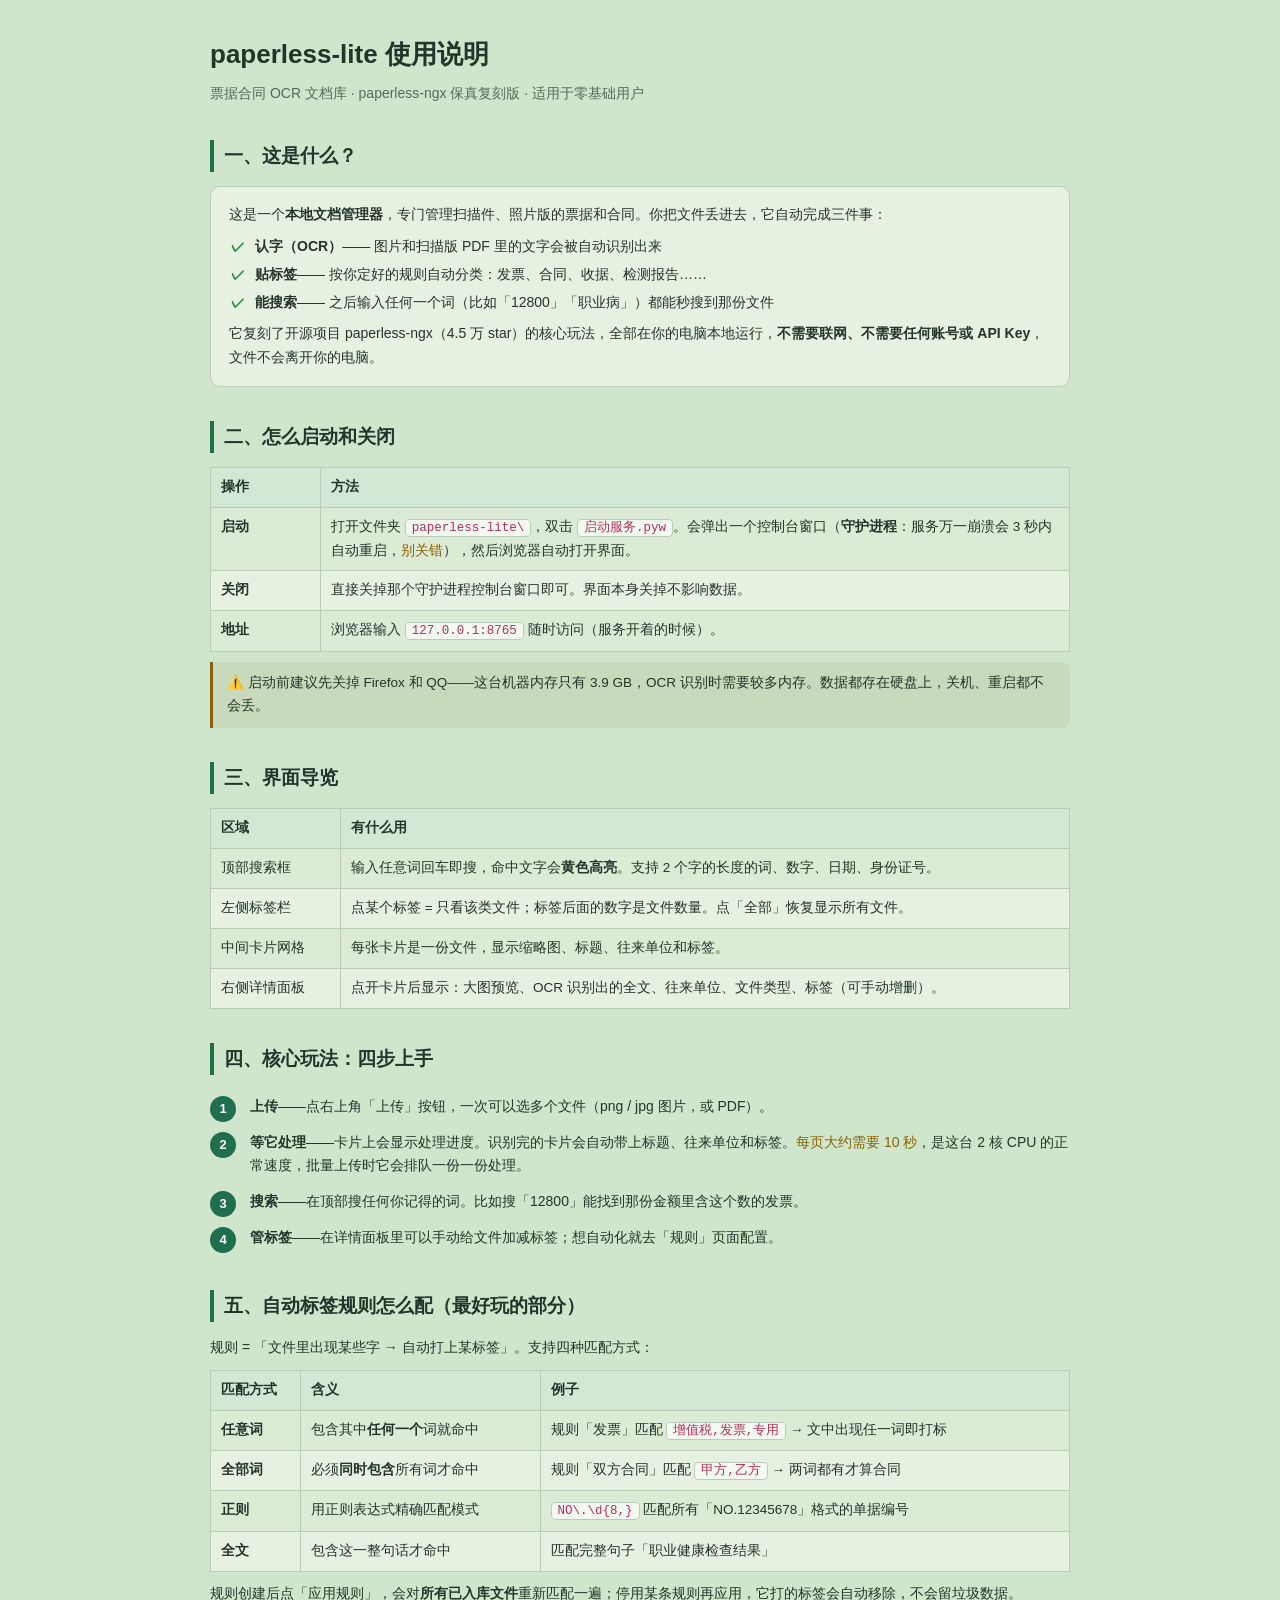
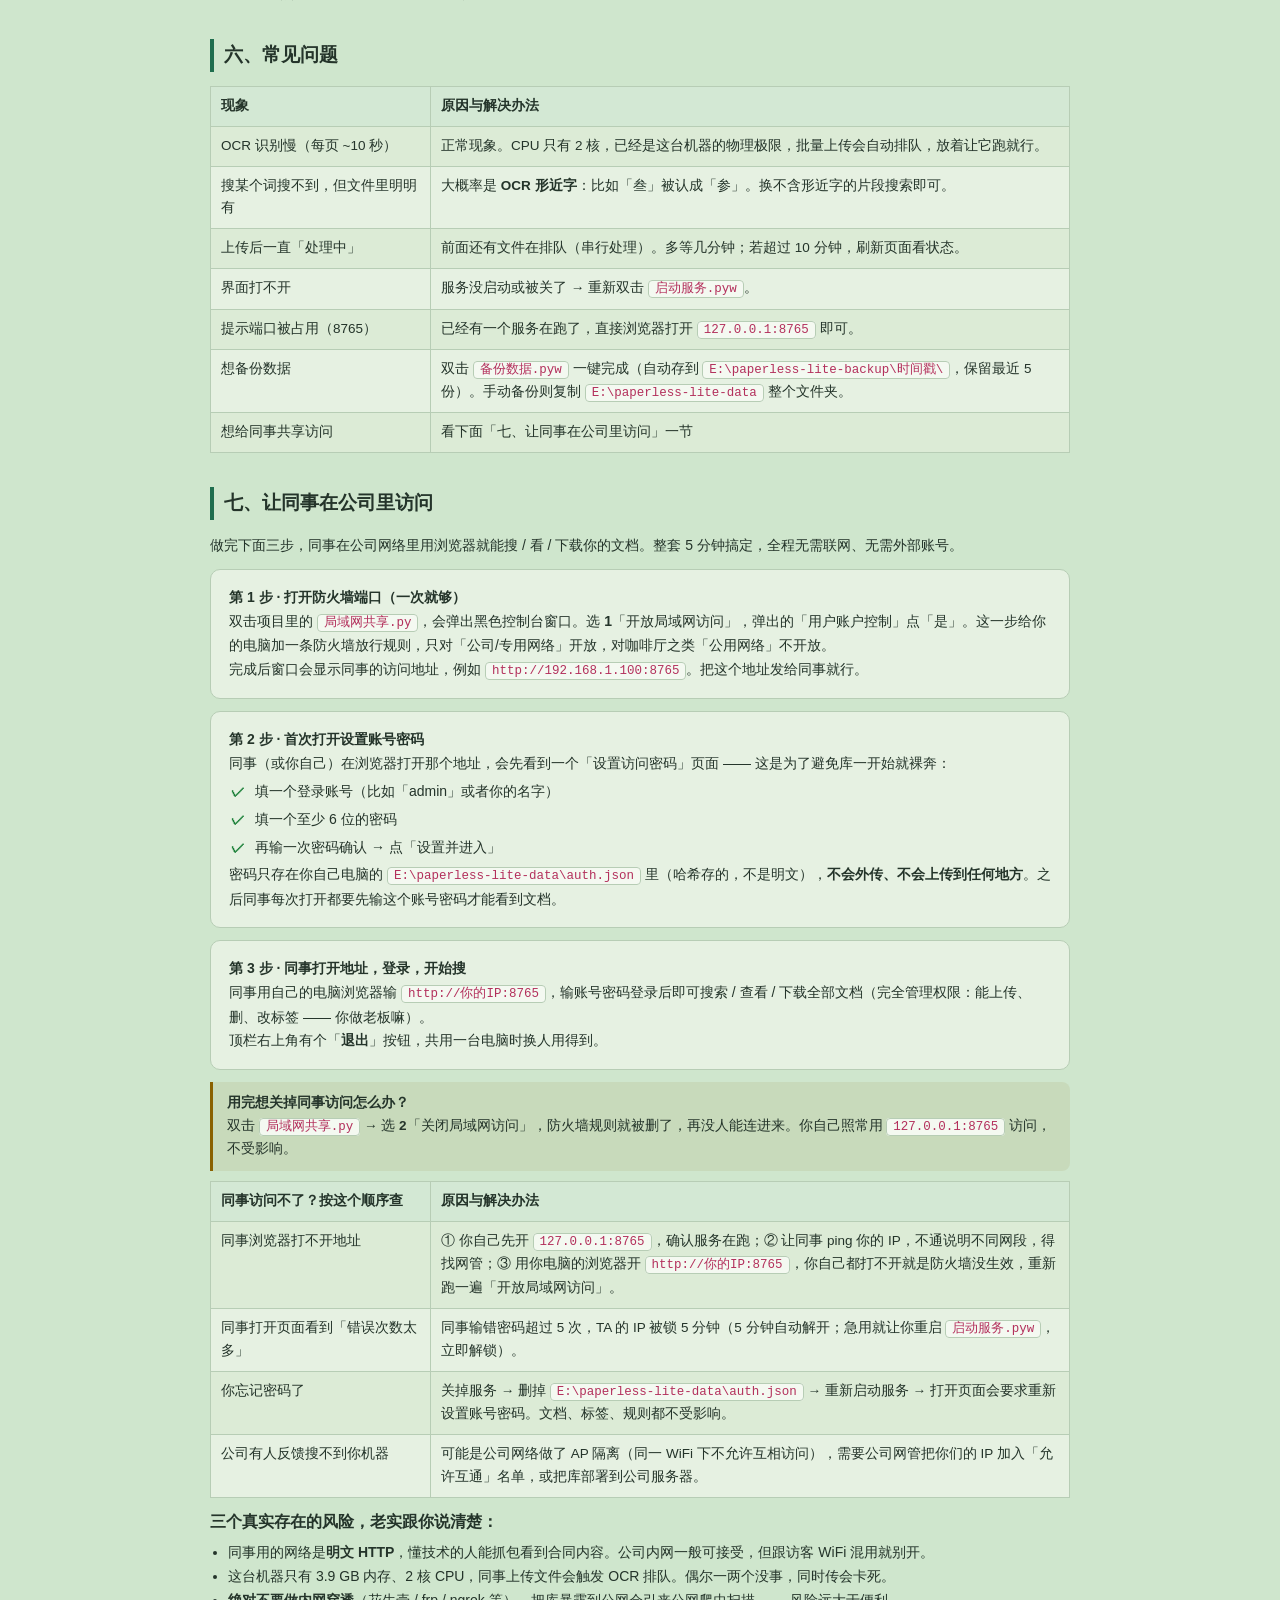
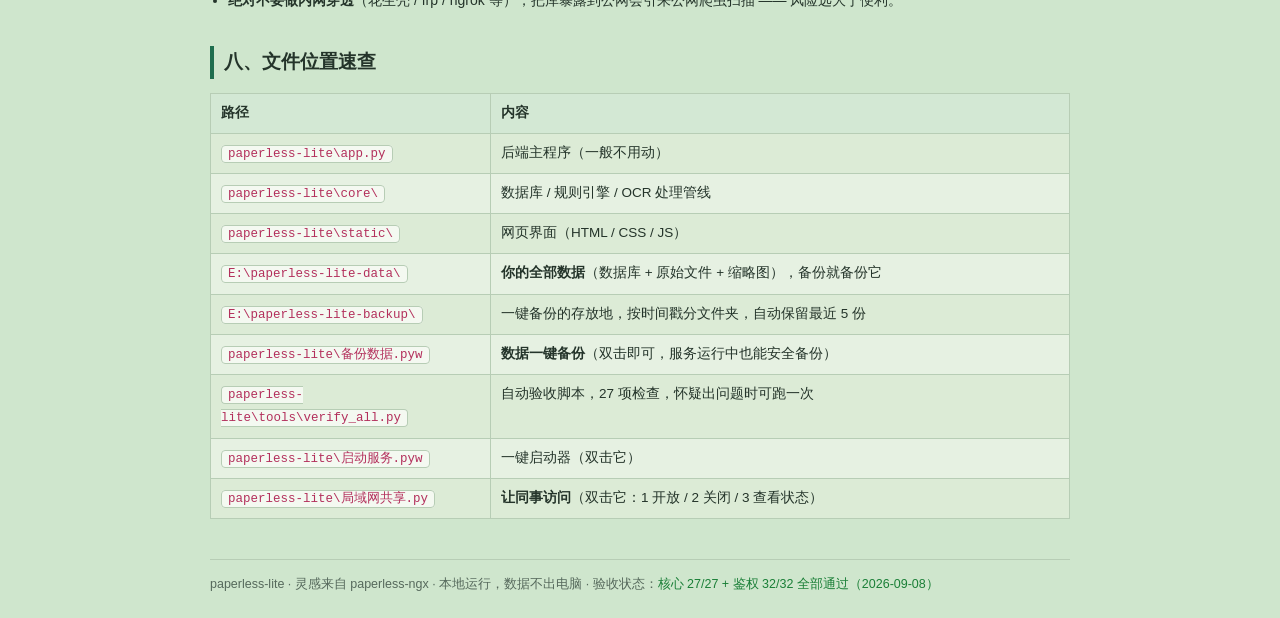
<file: 使用说明.html>
<!DOCTYPE html>
<html lang="zh-CN" data-page-node-id="EETDjBh7153hycXkqk5Gr9">
<head data-page-node-id="T6ZqPMaOFQEPDauZzVqHjw">
<meta charset="UTF-8" data-page-node-id="fJ2BNPkzceTyktZXtDmqkY">
<meta name="viewport" content="width=device-width, initial-scale=1.0" data-page-node-id="rEgpkiBbuIGbB6ocPsZglb">
<title>paperless-lite 使用说明（零基础版）</title>
<style>
  :root {
    /* 护眼模式：低蓝光豆沙绿，长时间阅读不易疲劳 */
    --bg: #cfe6cd; --panel: #e6f1e2; --card: #f4f9f1; --acc-soft: #d3e8d4;
    --line: #b7cdb5; --text: #24342a; --faint: #56695c;
    --accent: #1f6e4e; --ok: #1a7f37; --warn: #8a6100;
  }
  * { box-sizing: border-box; margin: 0; padding: 0; }
  body { background: var(--bg); color: var(--text); font-family: "Microsoft YaHei", "PingFang SC", sans-serif; line-height: 1.7; padding: 32px 16px; }
  .wrap { max-width: 860px; margin: 0 auto; }
  h1 { font-size: 26px; margin-bottom: 6px; }
  h1 + p { color: var(--faint); margin-bottom: 28px; }
  h2 { font-size: 19px; margin: 34px 0 14px; padding-left: 10px; border-left: 4px solid var(--accent); }
  h3 { font-size: 15px; margin: 18px 0 8px; color: var(--accent); }
  p, li { font-size: 14px; }
  .panel { background: var(--panel); border: 1px solid var(--line); border-radius: 10px; padding: 16px 18px; margin: 12px 0; }
  table { width: 100%; border-collapse: collapse; margin: 10px 0; font-size: 13.5px; background: var(--panel); }
  th, td { border: 1px solid var(--line); padding: 8px 10px; text-align: left; vertical-align: top; }
  th { background: var(--acc-soft); color: var(--text); white-space: nowrap; }
  tr:nth-child(even) td { background: #dcebd6; }
  td { color: var(--text); }
  code { background: var(--card); border: 1px solid var(--line); border-radius: 4px; padding: 1px 6px; font-family: Consolas, monospace; font-size: 12.5px; color: #b3305c; }
  ol.steps { counter-reset: s; list-style: none; }
  ol.steps li { position: relative; padding: 6px 0 6px 40px; }
  ol.steps li::before { counter-increment: s; content: counter(s); position: absolute; left: 0; top: 7px; width: 26px; height: 26px; border-radius: 50%; background: var(--accent); color: #fff; font-size: 13px; font-weight: bold; display: flex; align-items: center; justify-content: center; }
  ul.check { list-style: none; }
  ul.check li { padding-left: 26px; position: relative; margin: 4px 0; }
  ul.check li::before { content: "✓"; position: absolute; left: 2px; color: var(--ok); font-weight: bold; }
  .tag { display: inline-block; background: var(--card); border: 1px solid var(--line); border-radius: 20px; padding: 1px 10px; font-size: 12px; margin: 1px 2px; }
  .ok-text { color: var(--ok); } .warn-text { color: var(--warn); }
  .tip { border-left: 3px solid var(--warn); background: rgba(138,97,0,.09); padding: 10px 14px; border-radius: 0 8px 8px 0; margin: 10px 0; font-size: 13.5px; }
  .footer { margin-top: 40px; color: var(--faint); font-size: 12.5px; border-top: 1px solid var(--line); padding-top: 14px; }
</style>
</head>
<body data-page-node-id="XIh60V9Oe02cDelH6OT0ti">
<div class="wrap" data-page-node-id="7GFL8lUxEpuL5nSc6myD2w">

<h1 data-page-node-id="BrQrWwYzsnOjBGdfWdHARQ">paperless-lite 使用说明</h1>
<p data-page-node-id="sHE6rgbDHVZjYxfktDnjul">票据合同 OCR 文档库 · paperless-ngx 保真复刻版 · 适用于零基础用户</p>

<h2 data-page-node-id="fPnylo9tbk30R6AC2uxTMD">一、这是什么？</h2>
<div class="panel" data-page-node-id="lfypHrBH4CldIUkgGwuyV1">
<p data-page-node-id="l9comeCdjvEBMFkDwHjRkZ">这是一个<b data-page-node-id="GTsMfbPVgoQ897BREEvJ08">本地文档管理器</b>，专门管理扫描件、照片版的票据和合同。你把文件丢进去，它自动完成三件事：</p>
<ul class="check" style="margin-top:8px" data-page-node-id="EOHhP6AibS061uT2bFakXK">
  <li data-page-node-id="EbRn66vkEbxj3cfwsIjXhF"><b data-page-node-id="cubG48L1xWktShEgq9br4v">认字（OCR）</b>—— 图片和扫描版 PDF 里的文字会被自动识别出来</li>
  <li data-page-node-id="wCebe5SBUO9MBZGTBQp5HF"><b data-page-node-id="5PJP3nZkMH74Tf7Vim1VzA">贴标签</b>—— 按你定好的规则自动分类：发票、合同、收据、检测报告……</li>
  <li data-page-node-id="Df0DYTWcjqSroJR7Qn25EH"><b data-page-node-id="iBAB0I9tyHTAdTb80B6CDb">能搜索</b>—— 之后输入任何一个词（比如「12800」「职业病」）都能秒搜到那份文件</li>
</ul>
<p style="margin-top:8px" data-page-node-id="i9zdTOcF6kDVZJlQkUiHjH">它复刻了开源项目 paperless-ngx（4.5 万 star）的核心玩法，全部在你的电脑本地运行，<b data-page-node-id="vA0TSiY9W2Krw9PXruAzAl">不需要联网、不需要任何账号或 API Key</b>，文件不会离开你的电脑。</p>
</div>

<h2 data-page-node-id="LdEI2PqzH8ujI3MX0xK4MI">二、怎么启动和关闭</h2>
<table data-page-node-id="Szmv7J2UPVJOPfq5jPBoDL">
  <tr data-page-node-id="c98kwonegsIeDmCp8YxRtt"><th style="width:110px" data-page-node-id="B5ELEFGWKDBXS5OZk2ADp9">操作</th><th data-page-node-id="7yrHVcTZI3cIIDIUenfOQ6">方法</th></tr>
  <tr data-page-node-id="9jQEoNLuZHtF6QK4dbmknC"><td data-page-node-id="VZF8cCS1sBwXVe3Hdk6089"><b data-page-node-id="FixJRFnMSx2rAbc6TWu4LU">启动</b></td><td data-page-node-id="fQWqwGYFlDMRK2TRMfZvkE">打开文件夹 <code data-page-node-id="j0qBOsvhdllqmdZr3CFYZk">paperless-lite\</code>，双击 <code data-page-node-id="easCvpANcQZdkMSMVnK1vv">启动服务.pyw</code>。会弹出一个控制台窗口（<b>守护进程</b>：服务万一崩溃会 3 秒内自动重启，<span class="warn-text" data-page-node-id="w3ysk4Og9KEFmtQG5sKzHi">别关错</span>），然后浏览器自动打开界面。</td></tr>
  <tr data-page-node-id="j79GYXwCFWSElI3EsnQ39P"><td data-page-node-id="9fdEdHecL5Gf1BFCxsHjiE"><b data-page-node-id="C7AvlNmcdBO4OhWIIfCi8M">关闭</b></td><td data-page-node-id="cAoSwfbxF7vT9hEWnlrokp">直接关掉那个守护进程控制台窗口即可。界面本身关掉不影响数据。</td></tr>
  <tr data-page-node-id="BaSHF6uYn31qmkiR9FyCEt"><td data-page-node-id="aGsHgQkKFWJO4wfN9KntTP"><b data-page-node-id="V7xh1cTknuczPJhB1JA96x">地址</b></td><td data-page-node-id="g0as7UYZ9bQTwlEQMA0YtT">浏览器输入 <code data-page-node-id="m4XgcEEfrgjAV5CQ9wGzWM">127.0.0.1:8765</code> 随时访问（服务开着的时候）。</td></tr>
</table>
<div class="tip" data-page-node-id="8HfLuyIh4VNO8Dv44gfeXH">⚠️ 启动前建议先关掉 Firefox 和 QQ——这台机器内存只有 3.9 GB，OCR 识别时需要较多内存。数据都存在硬盘上，关机、重启都不会丢。</div>

<h2 data-page-node-id="mQCGvel3uDEGbrGwk9lK2M">三、界面导览</h2>
<table data-page-node-id="hmoLh9Dugk6tlk2RwHGw9H">
  <tr data-page-node-id="exbhFoKNjlZ9b5jjidEq30"><th style="width:130px" data-page-node-id="P1oIBTsth3GjLxsvqUgaxA">区域</th><th data-page-node-id="sGEaD6sq3nlEaUpUr0fe8o">有什么用</th></tr>
  <tr data-page-node-id="DOCqtUIoSB429qApoSFotO"><td data-page-node-id="sxmxcajJsGt0z49siTNcE6">顶部搜索框</td><td data-page-node-id="Udwb9QoB0s36ADKXqNFl34">输入任意词回车即搜，命中文字会<b data-page-node-id="31rlPATng3twkeZGlkweUw">黄色高亮</b>。支持 2 个字的长度的词、数字、日期、身份证号。</td></tr>
  <tr data-page-node-id="12k5dCD3p4ayG5PQKoMUaT"><td data-page-node-id="yzTMDXFKLpStN9ieXn83eP">左侧标签栏</td><td data-page-node-id="ZP2nH4zrDDuJ4stMLudFRD">点某个标签 = 只看该类文件；标签后面的数字是文件数量。点「全部」恢复显示所有文件。</td></tr>
  <tr data-page-node-id="2NVwmYHwbCBWYQuGSyaRW8"><td data-page-node-id="2O3Fqg2als78zatp0TcUUq">中间卡片网格</td><td data-page-node-id="sbE0dRyG1VpskYBHYEdhIr">每张卡片是一份文件，显示缩略图、标题、往来单位和标签。</td></tr>
  <tr data-page-node-id="IpDBqxgrmvHV1Tb7yOypNx"><td data-page-node-id="aQelHwPQ1THLV1ru9iICsD">右侧详情面板</td><td data-page-node-id="sol5D3yQW7mzhLAMkooTtn">点开卡片后显示：大图预览、OCR 识别出的全文、往来单位、文件类型、标签（可手动增删）。</td></tr>
</table>

<h2 data-page-node-id="jsHDCIUG3OPqikqF8oQQjN">四、核心玩法：四步上手</h2>
<ol class="steps" data-page-node-id="Oy5POf3eoevmSBGTkNMZqp">
  <li data-page-node-id="OhXkofmv8fhdwwObKAGHsJ"><b data-page-node-id="Ee5of57CSft1Ltm5e4dRJV">上传</b>——点右上角「上传」按钮，一次可以选多个文件（png / jpg 图片，或 PDF）。</li>
  <li data-page-node-id="3cN5cpPHj5BCllJIlCaX5j"><b data-page-node-id="v2IG5xiWGuSywMr5K0cLmO">等它处理</b>——卡片上会显示处理进度。识别完的卡片会自动带上标题、往来单位和标签。<span class="warn-text" data-page-node-id="6xZPfjiZfGED6hClkVHUr4">每页大约需要 10 秒</span>，是这台 2 核 CPU 的正常速度，批量上传时它会排队一份一份处理。</li>
  <li data-page-node-id="W4xbXnwTiULea3iB8I4tX5"><b data-page-node-id="ArJqyjXTQM0el8EpxNg6NS">搜索</b>——在顶部搜任何你记得的词。比如搜「12800」能找到那份金额里含这个数的发票。</li>
  <li data-page-node-id="CdDPNvgLQBuZXcGSTxdBJ7"><b data-page-node-id="oiMsEIW8BVcH2gFcDhVetk">管标签</b>——在详情面板里可以手动给文件加减标签；想自动化就去「规则」页面配置。</li>
</ol>

<h2 data-page-node-id="vxVivucvqjUnVzxUFJm5B6">五、自动标签规则怎么配（最好玩的部分）</h2>
<p data-page-node-id="Uq9oPaUOvIARtK5rtmGDPk">规则 = 「文件里出现某些字 → 自动打上某标签」。支持四种匹配方式：</p>
<table data-page-node-id="knKuBot7LRob69yvLelje4">
  <tr data-page-node-id="hiCDUGXSNxK3XqRmOnvoBr"><th style="width:90px" data-page-node-id="4ftJ9aOGnOfaLAyRMadLLt">匹配方式</th><th data-page-node-id="LslbOBSy0YD0GG5EIgMqlm">含义</th><th data-page-node-id="XPiL5qHUtlhnNJ7LS2Iz5z">例子</th></tr>
  <tr data-page-node-id="MC7EbAwxhWz21foa6cc3q3"><td data-page-node-id="HmejE2NSGyeDeBLnc9Inqd"><b data-page-node-id="fkq6flGtMQWaCWhbDXm4F0">任意词</b></td><td data-page-node-id="LjvVOb4CeBaD6nARggm06p">包含其中<b data-page-node-id="9pMG3e0Uhw3BYU51Sunqhx">任何一个</b>词就命中</td><td data-page-node-id="2T1HFFaG4rV5Ron8a5OGPG">规则「发票」匹配 <code data-page-node-id="XuDOlmc4ZqgKfmFNobY5Ge">增值税,发票,专用</code> → 文中出现任一词即打标</td></tr>
  <tr data-page-node-id="PyHjApKzyU9mXwMt1wGRNY"><td data-page-node-id="xffU9ROeIRP69YCShG65dl"><b data-page-node-id="DVg8odFBak4GhcICsEgWH8">全部词</b></td><td data-page-node-id="hG6Az72PJVfcOjYamTfz9a">必须<b data-page-node-id="NE3W887GnQ4m0q6LR0HweD">同时包含</b>所有词才命中</td><td data-page-node-id="ulo0z2oprxH7yx1j9QGIxy">规则「双方合同」匹配 <code data-page-node-id="uohO23lqWsJSavJmBsjtnA">甲方,乙方</code> → 两词都有才算合同</td></tr>
  <tr data-page-node-id="RGf5tLLxF8vVWS4hT7zQkQ"><td data-page-node-id="KI2CZKCA7J0b85CE0i145e"><b data-page-node-id="3klhff6GO0DPktc4KuQTOp">正则</b></td><td data-page-node-id="IiI4RWRJOZuRCNPzSsvw0N">用正则表达式精确匹配模式</td><td data-page-node-id="oyK0zChQPtkNVnKvTWlebk"><code data-page-node-id="HrOLv7DNor4EMxsGMG5EpQ">NO\.\d{8,}</code> 匹配所有「NO.12345678」格式的单据编号</td></tr>
  <tr data-page-node-id="BOMyOrE5JrOHFR6750kcbq"><td data-page-node-id="LZh8o87aAzo7fFlqgaN0CQ"><b data-page-node-id="RWklrBedUMnVTnaFzjziez">全文</b></td><td data-page-node-id="dJArUlLBJWSn8FkZaFAJR5">包含这一整句话才命中</td><td data-page-node-id="Gy1MDAUdREymHGtdEAoGYt">匹配完整句子「职业健康检查结果」</td></tr>
</table>
<p data-page-node-id="x6yns0IFiPB0taPFdZ9SFL">规则创建后点「应用规则」，会对<b data-page-node-id="hLhKxvbpZZdxzWP6UYgMIM">所有已入库文件</b>重新匹配一遍；停用某条规则再应用，它打的标签会自动移除，不会留垃圾数据。</p>

<h2 data-page-node-id="tHXdPPbWIzaPebPwSLEPmY">六、常见问题</h2>
<table data-page-node-id="55teZe8JYmt9F26isVUIBH">
  <tr data-page-node-id="kJVNxADzZdO7GU2G6iZJ17"><th style="width:220px" data-page-node-id="UAMyxLmHkrLOtETfrYxRoT">现象</th><th data-page-node-id="nL5X1zzNUFsSGMKRVNxP5x">原因与解决办法</th></tr>
  <tr data-page-node-id="lLJAOSIv3tlascJg8DSDK5"><td data-page-node-id="hkmNtaC9fK4RMDNFm3LMEg">OCR 识别慢（每页 ~10 秒）</td><td data-page-node-id="EddVIUJ3Xsk3Dp5z3yAipf">正常现象。CPU 只有 2 核，已经是这台机器的物理极限，批量上传会自动排队，放着让它跑就行。</td></tr>
  <tr data-page-node-id="Mlc213kVdi9acq5IHJF1kd"><td data-page-node-id="JCDGOttOW0cTo5mKwXmZG7">搜某个词搜不到，但文件里明明有</td><td data-page-node-id="LgM19PiE3pdriJtldh4Paa">大概率是 <b data-page-node-id="PjzMM2n4DlR3pvefgGXm6P">OCR 形近字</b>：比如「叁」被认成「参」。换不含形近字的片段搜索即可。</td></tr>
  <tr data-page-node-id="c1ZqwPWlJHaWFHcrAW9GlI"><td data-page-node-id="cOEq7CCkB0dsc8QVIKrfNb">上传后一直「处理中」</td><td data-page-node-id="O1Tar9nL9YIVWohWVUirjB">前面还有文件在排队（串行处理）。多等几分钟；若超过 10 分钟，刷新页面看状态。</td></tr>
  <tr data-page-node-id="1Fi54S336n7eUM7UkYHmEa"><td data-page-node-id="ra67LWix82N3v6WpKbHvN3">界面打不开</td><td data-page-node-id="CefkYU6uXB1Q2MnJRKJWPp">服务没启动或被关了 → 重新双击 <code data-page-node-id="x2tiLFk2NJFdFtE77ABC8w">启动服务.pyw</code>。</td></tr>
  <tr data-page-node-id="y3Bcb2RfgILGgOXE18vMtE"><td data-page-node-id="BOOe9EK2vUsB0fWMXsm1rg">提示端口被占用（8765）</td><td data-page-node-id="J7cmo4qMFSqDQBTJ9OcQPE">已经有一个服务在跑了，直接浏览器打开 <code data-page-node-id="kl4ONdhR3wj47V5YBtuEQn">127.0.0.1:8765</code> 即可。</td></tr>
  <tr data-page-node-id="r82qcHP6RLBZaW3zPHuPbf"><td data-page-node-id="Y7UBzbf56QvaQYAAEUIQFC">想备份数据</td><td data-page-node-id="KoEQwGWTN1KiRURBFCJBA7">双击 <code data-page-node-id="easCvpANcQZdkMSMVnK1vv">备份数据.pyw</code> 一键完成（自动存到 <code data-page-node-id="WPSFxzXDPmrFMjFADdk9uO">E:\paperless-lite-backup\时间戳\</code>，保留最近 5 份）。手动备份则复制 <code data-page-node-id="WPSFxzXDPmrFMjFADdk9uO">E:\paperless-lite-data</code> 整个文件夹。</td></tr>
  <tr data-page-node-id="shareRow1"><td>想给同事共享访问</td><td>看下面「七、让同事在公司里访问」一节</td></tr>
</table>

<h2 data-page-node-id="share7">七、让同事在公司里访问</h2>
<p>做完下面三步，同事在公司网络里用浏览器就能搜 / 看 / 下载你的文档。整套 5 分钟搞定，全程无需联网、无需外部账号。</p>

<div class="panel" data-page-node-id="shareStep1">
  <p style="margin-top-0"><b>第 1 步 · 打开防火墙端口（一次就够）</b></p>
  <p>双击项目里的 <code>局域网共享.py</code>，会弹出黑色控制台窗口。选 <b>1</b>「开放局域网访问」，弹出的「用户账户控制」点「是」。这一步给你的电脑加一条防火墙放行规则，只对「公司/专用网络」开放，对咖啡厅之类「公用网络」不开放。</p>
  <p>完成后窗口会显示同事的访问地址，例如 <code>http://192.168.1.100:8765</code>。把这个地址发给同事就行。</p>
</div>

<div class="panel" data-page-node-id="shareStep2">
  <p style="margin-top-0"><b>第 2 步 · 首次打开设置账号密码</b></p>
  <p>同事（或你自己）在浏览器打开那个地址，会先看到一个「设置访问密码」页面 —— 这是为了避免库一开始就裸奔：</p>
  <ul class="check">
    <li>填一个登录账号（比如「admin」或者你的名字）</li>
    <li>填一个至少 6 位的密码</li>
    <li>再输一次密码确认 → 点「设置并进入」</li>
  </ul>
  <p>密码只存在你自己电脑的 <code>E:\paperless-lite-data\auth.json</code> 里（哈希存的，不是明文），<b>不会外传、不会上传到任何地方</b>。之后同事每次打开都要先输这个账号密码才能看到文档。</p>
</div>

<div class="panel" data-page-node-id="shareStep3">
  <p style="margin-top-0"><b>第 3 步 · 同事打开地址，登录，开始搜</b></p>
  <p>同事用自己的电脑浏览器输 <code>http://你的IP:8765</code>，输账号密码登录后即可搜索 / 查看 / 下载全部文档（完全管理权限：能上传、删、改标签 —— 你做老板嘛）。</p>
  <p>顶栏右上角有个「<b>退出</b>」按钮，共用一台电脑时换人用得到。</p>
</div>

<div class="tip">
  <b>用完想关掉同事访问怎么办？</b><br>
  双击 <code>局域网共享.py</code> → 选 <b>2</b>「关闭局域网访问」，防火墙规则就被删了，再没人能连进来。你自己照常用 <code>127.0.0.1:8765</code> 访问，不受影响。
</div>

<table>
  <tr><th style="width:220px">同事访问不了？按这个顺序查</th><th>原因与解决办法</th></tr>
  <tr><td>同事浏览器打不开地址</td><td>① 你自己先开 <code>127.0.0.1:8765</code>，确认服务在跑；② 让同事 ping 你的 IP，不通说明不同网段，得找网管；③ 用你电脑的浏览器开 <code>http://你的IP:8765</code>，你自己都打不开就是防火墙没生效，重新跑一遍「开放局域网访问」。</td></tr>
  <tr><td>同事打开页面看到「错误次数太多」</td><td>同事输错密码超过 5 次，TA 的 IP 被锁 5 分钟（5 分钟自动解开；急用就让你重启 <code>启动服务.pyw</code>，立即解锁）。</td></tr>
  <tr><td>你忘记密码了</td><td>关掉服务 → 删掉 <code>E:\paperless-lite-data\auth.json</code> → 重新启动服务 → 打开页面会要求重新设置账号密码。文档、标签、规则都不受影响。</td></tr>
  <tr><td>公司有人反馈搜不到你机器</td><td>可能是公司网络做了 AP 隔离（同一 WiFi 下不允许互相访问），需要公司网管把你们的 IP 加入「允许互通」名单，或把库部署到公司服务器。</td></tr>
</table>

<div class="warn">
  <b>三个真实存在的风险，老实跟你说清楚：</b>
  <ul style="margin:6px 0 0 18px">
    <li>同事用的网络是<b>明文 HTTP</b>，懂技术的人能抓包看到合同内容。公司内网一般可接受，但跟访客 WiFi 混用就别开。</li>
    <li>这台机器只有 3.9 GB 内存、2 核 CPU，同事上传文件会触发 OCR 排队。偶尔一两个没事，同时传会卡死。</li>
    <li><b>绝对不要做内网穿透</b>（花生壳 / frp / ngrok 等），把库暴露到公网会引来公网爬虫扫描 —— 风险远大于便利。</li>
  </ul>
</div>

<h2 data-page-node-id="GHhSKz55h7ASCjJ9kyUmxI">八、文件位置速查</h2>
<table data-page-node-id="b6zHikVSHab4U3DfdyAksF">
  <tr data-page-node-id="8eviSVgJRwUK8hS4s43Pmy"><th style="width:280px" data-page-node-id="MEpUHvZNLeYNAxXh8VdNqT">路径</th><th data-page-node-id="8yfeAND2TRt4FfHCc4VwN3">内容</th></tr>
  <tr data-page-node-id="UI0Am0D7jtkhBKX7lV9iBk"><td data-page-node-id="I5VGoLwX5ntaDyNZideqWl"><code data-page-node-id="PPSJgznEbLZV5fT5y402Io">paperless-lite\app.py</code></td><td data-page-node-id="fX2chyMUY43LsDR6P8Lsjl">后端主程序（一般不用动）</td></tr>
  <tr data-page-node-id="jXg4qMRUCGbroFj1RCcKkV"><td data-page-node-id="burfMdR3Eex1r9BtauJdlK"><code data-page-node-id="vW6dw4Ro7Rn2sfBsGTlQwc">paperless-lite\core\</code></td><td data-page-node-id="Cd8m0TMRdLgxllKaC0iv88">数据库 / 规则引擎 / OCR 处理管线</td></tr>
  <tr data-page-node-id="wTa9l25zTLh6Np4y5h7VAk"><td data-page-node-id="BBzFZE3dL13Ik2C2fxTryN"><code data-page-node-id="bj3gNBecugp2UZm358ynVg">paperless-lite\static\</code></td><td data-page-node-id="bv1ccUoqmF1lm6VTPyDa69">网页界面（HTML / CSS / JS）</td></tr>
  <tr data-page-node-id="YwL081cERhFKEDXILmRgCR"><td data-page-node-id="f9zYIh4SXb50QagNRidHOd"><code data-page-node-id="aOxRBgvFtMhPNgX5RoT1EI">E:\paperless-lite-data\</code></td><td data-page-node-id="QfOLEC3lNwSCDc4q31yBxB"><b data-page-node-id="pQoUtVAb46KK7ca4RgQyCe">你的全部数据</b>（数据库 + 原始文件 + 缩略图），备份就备份它</td></tr>
  <tr><td><code>E:\paperless-lite-backup\</code></td><td>一键备份的存放地，按时间戳分文件夹，自动保留最近 5 份</td></tr>
  <tr><td><code>paperless-lite\备份数据.pyw</code></td><td><b>数据一键备份</b>（双击即可，服务运行中也能安全备份）</td></tr>
  <tr data-page-node-id="Tvh76rNS3fuNyC56HbM9Ig"><td data-page-node-id="eC0Oz0Nts6GC7W2v8GNBtH"><code data-page-node-id="RpaTen5LdWFxD1jR1UiHy5">paperless-lite\tools\verify_all.py</code></td><td data-page-node-id="EIieghupu6EzsoxsRU2dG5">自动验收脚本，27 项检查，怀疑出问题时可跑一次</td></tr>
  <tr data-page-node-id="tXL77O1CQ3LvkZtST4ZjZF"><td data-page-node-id="CVyW7UZkq41DRxjGYvRbhv"><code data-page-node-id="2k5Q5i4wHTm63WJIAmDUIG">paperless-lite\启动服务.pyw</code></td><td data-page-node-id="SraFYSUy29qlo3svAGkrCb">一键启动器（双击它）</td></tr>
  <tr><td><code>paperless-lite\局域网共享.py</code></td><td><b>让同事访问</b>（双击它：1 开放 / 2 关闭 / 3 查看状态）</td></tr>
</table>

<div class="footer" data-page-node-id="CLoRzE2bAPgkOvXIMA9wTl">
  paperless-lite · 灵感来自 paperless-ngx · 本地运行，数据不出电脑 · 验收状态：<span class="ok-text" data-page-node-id="nMM0O5kg5VtgejqKGa8bWQ">核心 27/27 + 鉴权 32/32 全部通过（2026-09-08）</span>
</div>

</div>
</body>
</html>
</file>
